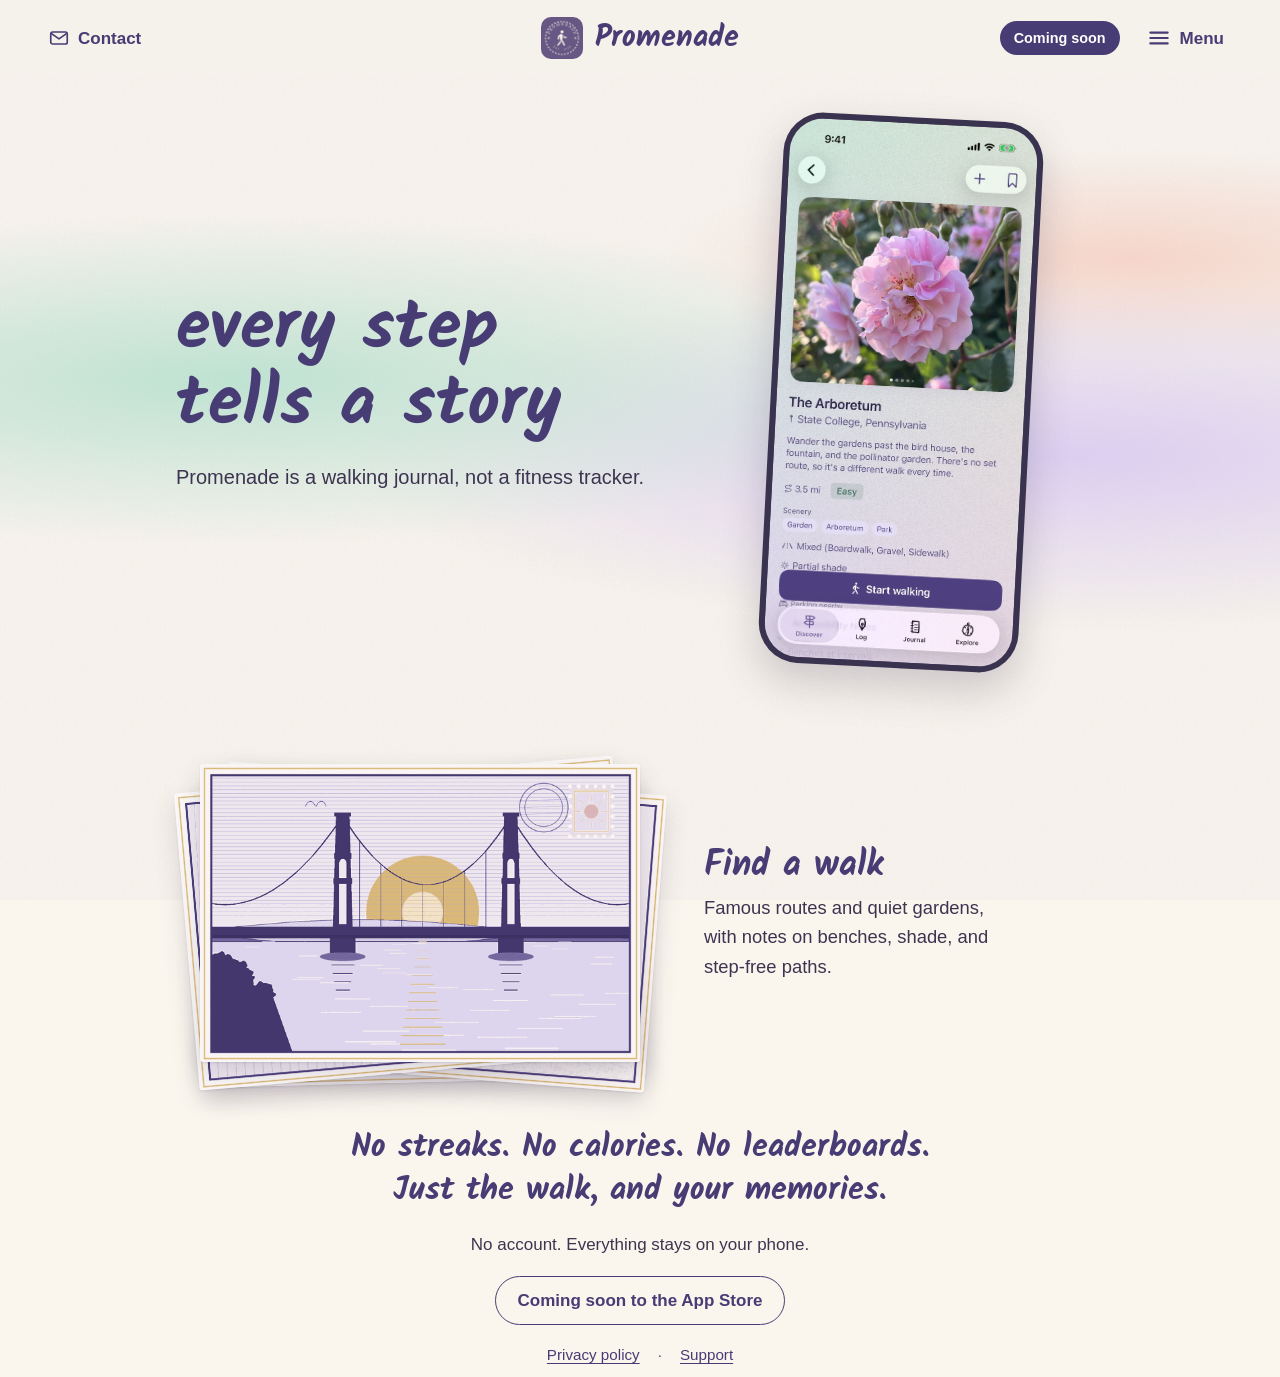
<file: index.html>
<!DOCTYPE html>
<html lang="en">
<head>
<meta charset="utf-8">
<meta name="viewport" content="width=device-width, initial-scale=1">
<meta name="theme-color" content="#f5f1eb">
<title>Promenade, a walking journal</title>
<meta name="description" content="Promenade is a walking journal, not a fitness tracker. Find a walk, keep it, collect the places, and share it.">
<meta property="og:type" content="website">
<meta property="og:site_name" content="Promenade">
<meta property="og:title" content="Promenade, a walking journal">
<meta property="og:description" content="Promenade is a walking journal, not a fitness tracker.">
<meta property="og:url" content="https://strollwithpromenade.com/">
<meta property="og:image" content="https://strollwithpromenade.com/assets/link-preview.png">
<meta property="og:image:width" content="1200">
<meta property="og:image:height" content="630">
<meta property="og:image:alt" content="Promenade: every step tells a story">
<meta name="twitter:card" content="summary_large_image">
<link rel="icon" href="assets/favicon.png">
<link rel="apple-touch-icon" href="assets/apple-touch-icon.png">
<link rel="stylesheet" href="assets/style.css?v=3">
</head>
<body>
<header class="bar">
  <div class="bar-inner">
    <a class="bar-contact" href="support/">
      <svg viewBox="0 0 24 24" aria-hidden="true"><rect x="3" y="5.5" width="18" height="13" rx="2"/><path d="M3.5 7l8.5 6 8.5-6"/></svg>
      Contact
    </a>
    <a class="home-link" href="./"><img src="assets/icon.png" alt="">Promenade</a>
    <div class="bar-right">
      <span class="pill">Coming soon</span>
      <button class="menu-btn" type="button" aria-expanded="false" aria-controls="menu" aria-label="Menu">
        <svg class="icon-open" viewBox="0 0 24 24" aria-hidden="true"><path d="M4 7h16M4 12h16M4 17h16"/></svg>
        <svg class="icon-close" viewBox="0 0 24 24" aria-hidden="true"><path d="M6 6l12 12M18 6L6 18"/></svg>
        <span class="menu-label" aria-hidden="true">Menu</span>
      </button>
    </div>
  </div>
</header>
<div id="menu" class="menu" hidden>
  <nav aria-label="Menu">
    <a href="./">Home</a>
    <a href="privacy/">Privacy policy</a>
    <a href="support/">Support</a>
  </nav>
</div>

<main class="wrap">
  <section class="hero">
    <div class="hero-text">
      <h1>every step tells a story</h1>
      <p class="lead">Promenade is a walking journal, not a fitness tracker.</p>
    </div>
    <div class="phone">
      <img src="assets/app-screen.jpg?v=3" width="603" height="1311" alt="Promenade on iPhone, showing The Arboretum in State College: a pink rose, 3.5 miles, easy.">
    </div>
  </section>

  <section class="features" aria-label="What Promenade does">
    <button class="pile-next" type="button" aria-label="Next postcard"></button>
    <article class="card">
      <div class="pc"><span class="crop"><img src="assets/find.png" alt="" width="720" height="510"></span></div>
      <div class="txt"><h2>Find a walk</h2>
      <p>Famous routes and quiet gardens, with notes on benches, shade, and step-free paths.</p></div>
    </article>
    <article class="card">
      <div class="pc"><span class="crop"><img src="assets/keep.png" alt="" width="720" height="510"></span></div>
      <div class="txt"><h2>Keep it</h2>
      <p>Log a walk as you take it, import one from Apple Health, or build one from photos you already took.</p></div>
    </article>
    <article class="card">
      <div class="pc"><span class="crop"><img src="assets/collect.png" alt="" width="720" height="510"></span></div>
      <div class="txt"><h2>Collect the places</h2>
      <p>New parks, neighborhoods, and cities each earn a stamp in your Walking Passport.</p></div>
    </article>
    <article class="card">
      <div class="pc"><span class="crop"><img src="assets/share.png" alt="" width="720" height="510"></span></div>
      <div class="txt"><h2>Share it</h2>
      <p>Send a walk as a postcard, or make a year of them into a book you can print.</p></div>
    </article>
  </section>
  <section class="promise">
    <blockquote><span>No streaks.</span> <span>No calories.</span> <span>No leaderboards.</span><br><span>Just the walk,</span> <span>and your memories.</span></blockquote>
    <p>No account. Everything stays on your phone.</p>
    <p class="soon">Coming soon to the App Store</p>
  </section>
</main>

<footer class="wrap">
  <nav aria-label="Site">
    <a href="privacy/">Privacy policy</a><span aria-hidden="true">·</span><a href="support/">Support</a>
  </nav>
</footer>
<script src="assets/site.js?v=3" defer></script>
<script src="assets/home.js?v=3" defer></script>
</body>
</html>
</file>
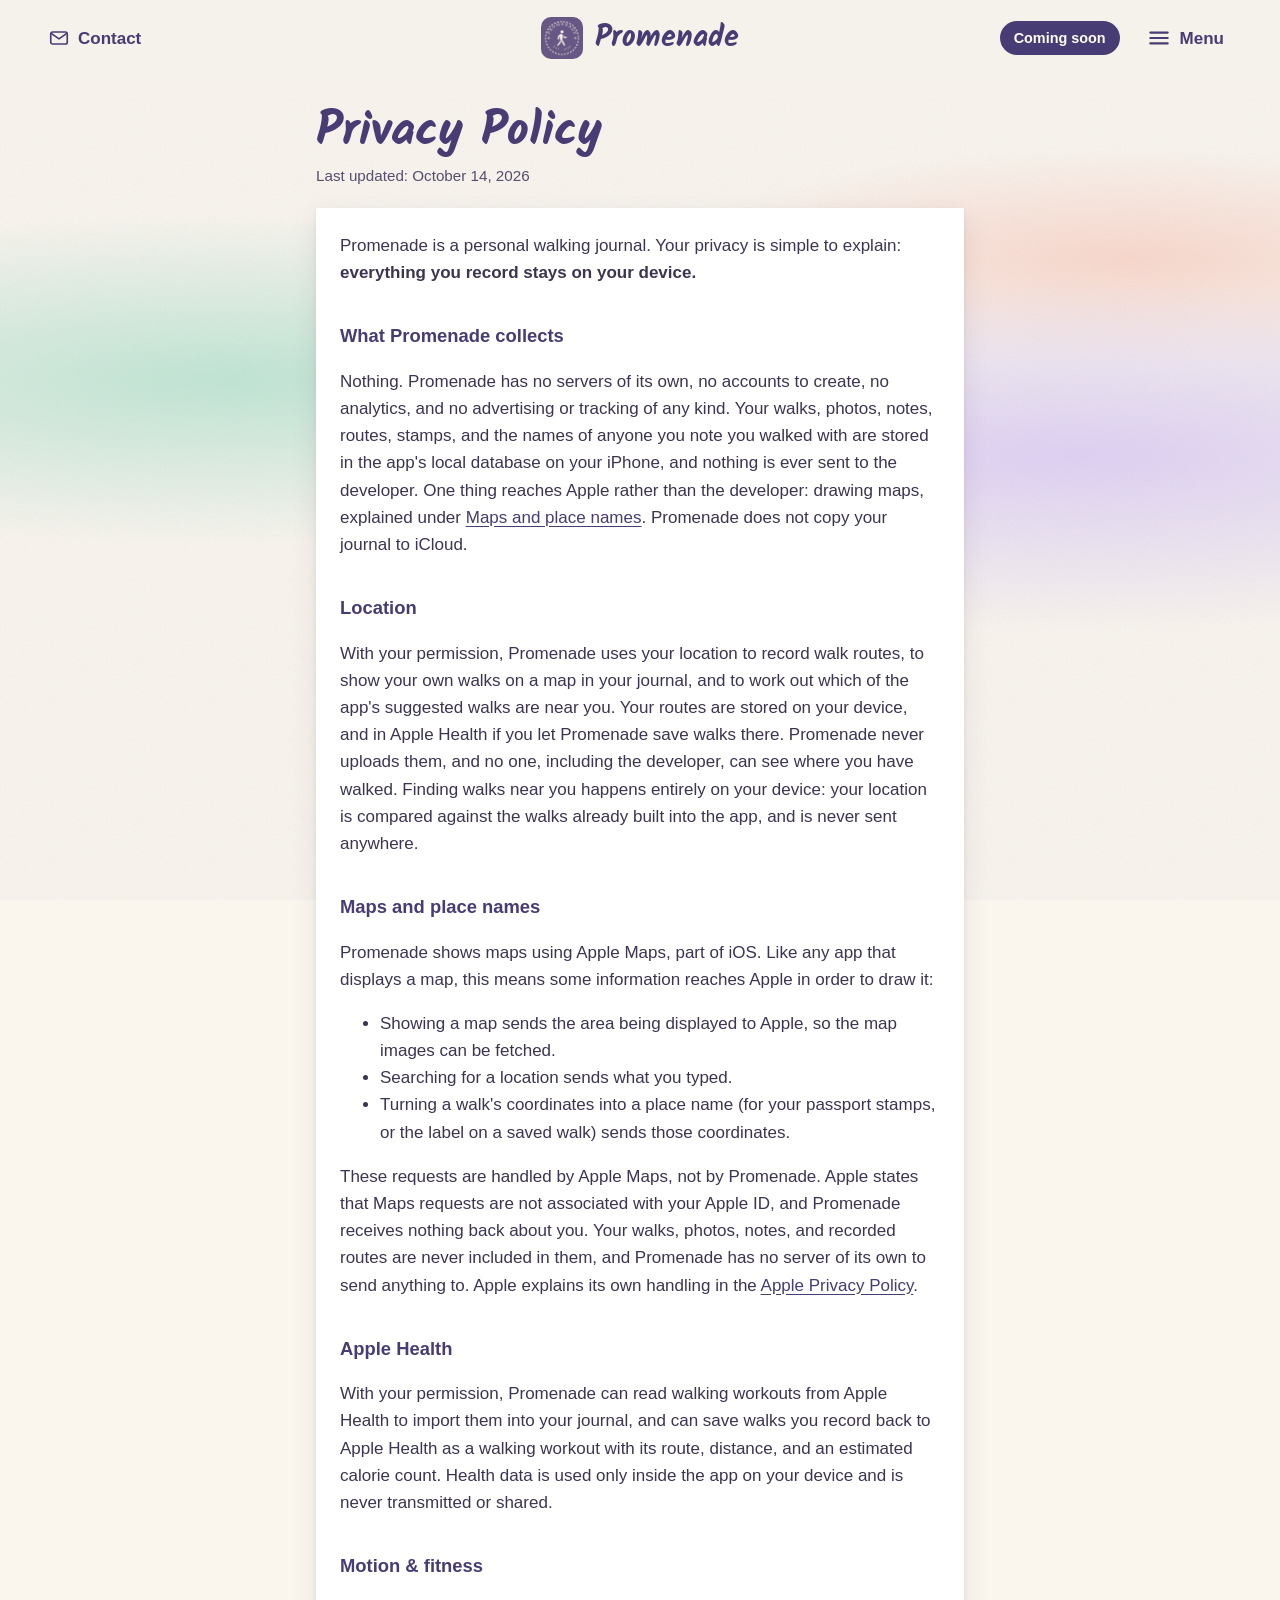
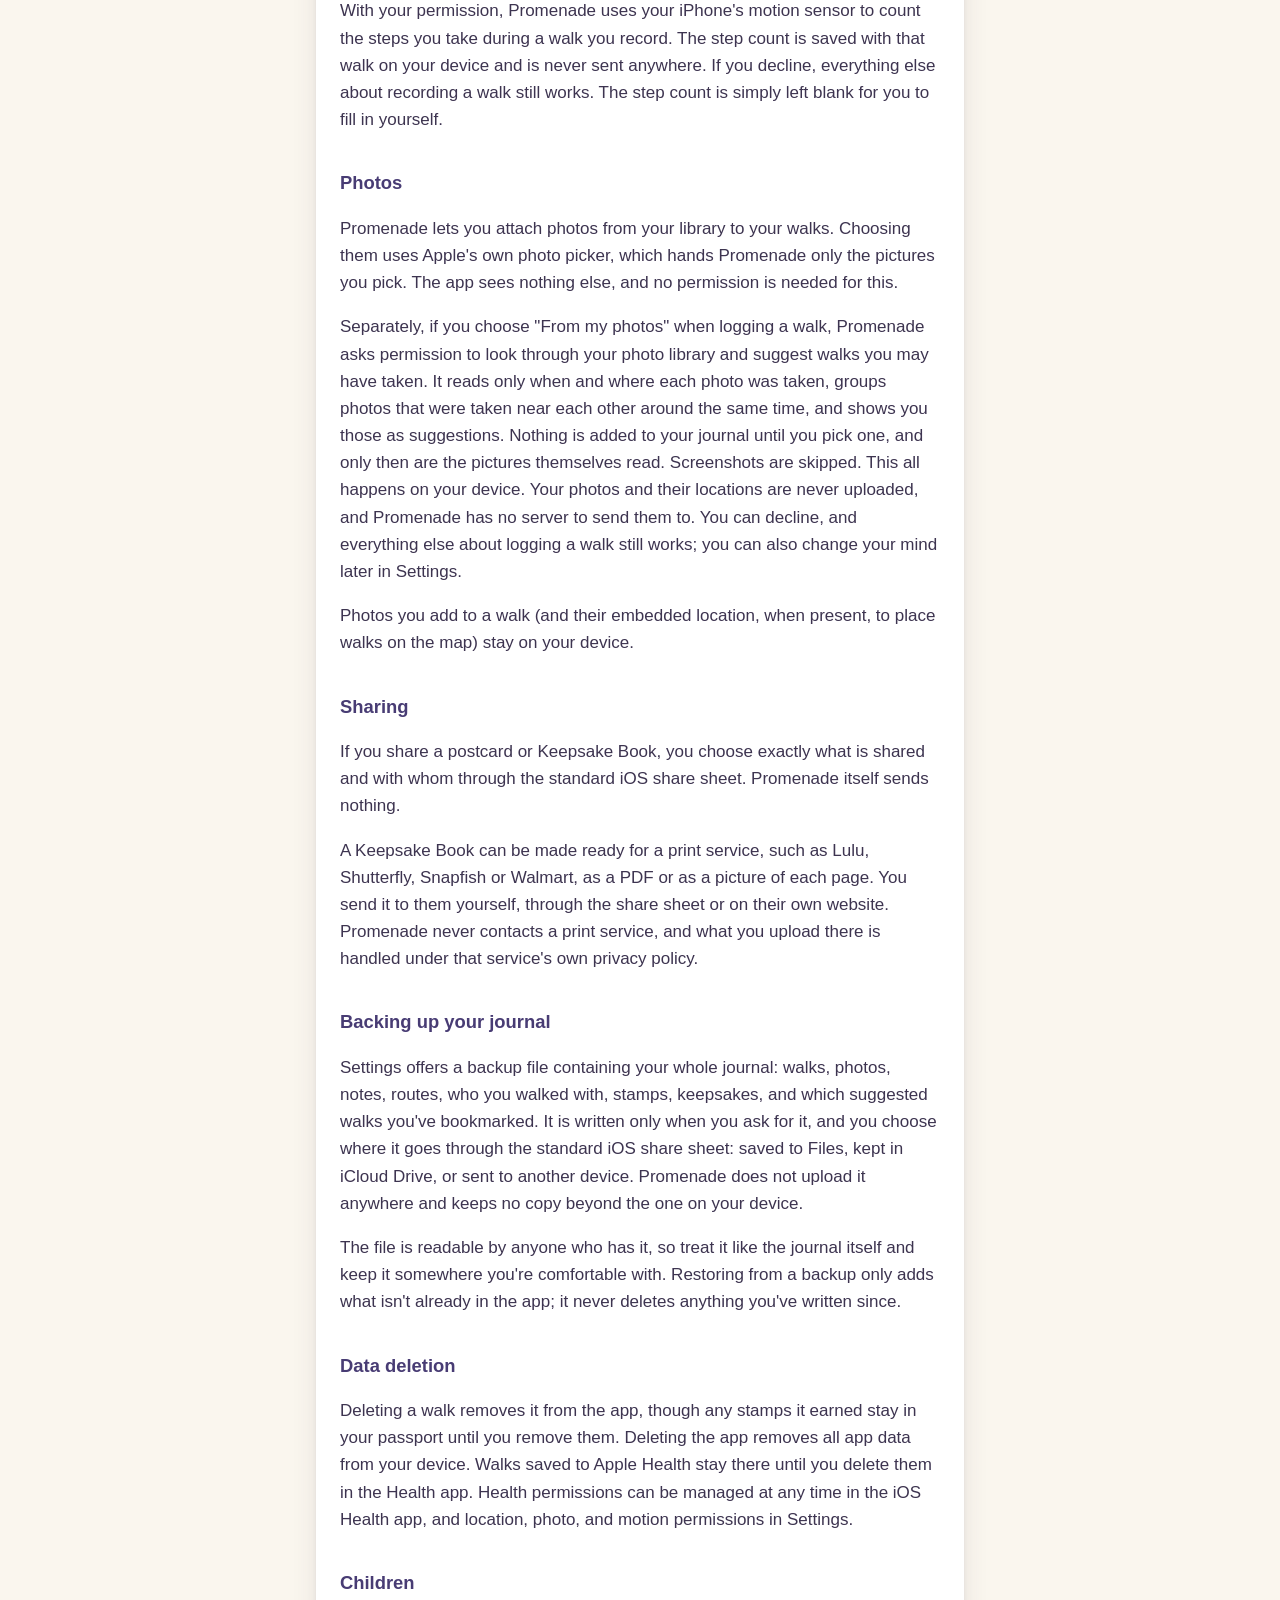
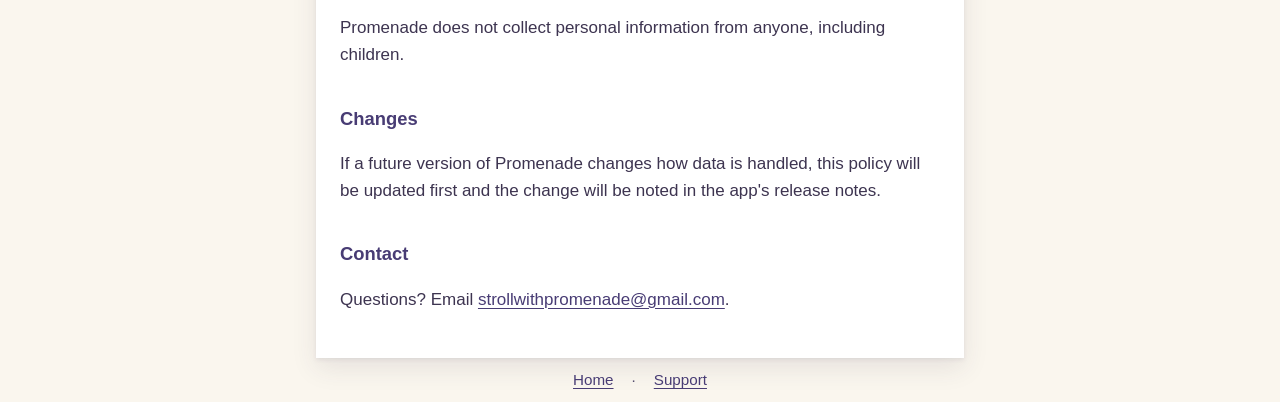
<file: privacy/index.html>
<!DOCTYPE html>
<html lang="en">
<head>
<meta charset="utf-8">
<meta name="viewport" content="width=device-width, initial-scale=1">
<meta name="theme-color" content="#f5f1eb">
<title>Promenade Privacy Policy</title>
<meta property="og:type" content="website">
<meta property="og:site_name" content="Promenade">
<meta property="og:title" content="Promenade Privacy Policy">
<meta property="og:description" content="Promenade is a walking journal, not a fitness tracker.">
<meta property="og:url" content="https://strollwithpromenade.com/privacy/">
<meta property="og:image" content="https://strollwithpromenade.com/assets/link-preview.png">
<meta property="og:image:width" content="1200">
<meta property="og:image:height" content="630">
<meta property="og:image:alt" content="Promenade: every step tells a story">
<meta name="twitter:card" content="summary_large_image">
<link rel="icon" href="../assets/favicon.png">
<link rel="apple-touch-icon" href="../assets/apple-touch-icon.png">
<link rel="stylesheet" href="../assets/style.css?v=3">
</head>
<body>
<header class="bar">
  <div class="bar-inner">
    <a class="bar-contact" href="../support/">
      <svg viewBox="0 0 24 24" aria-hidden="true"><rect x="3" y="5.5" width="18" height="13" rx="2"/><path d="M3.5 7l8.5 6 8.5-6"/></svg>
      Contact
    </a>
    <a class="home-link" href="../"><img src="../assets/icon.png" alt="">Promenade</a>
    <div class="bar-right">
      <span class="pill">Coming soon</span>
      <button class="menu-btn" type="button" aria-expanded="false" aria-controls="menu" aria-label="Menu">
        <svg class="icon-open" viewBox="0 0 24 24" aria-hidden="true"><path d="M4 7h16M4 12h16M4 17h16"/></svg>
        <svg class="icon-close" viewBox="0 0 24 24" aria-hidden="true"><path d="M6 6l12 12M18 6L6 18"/></svg>
        <span class="menu-label" aria-hidden="true">Menu</span>
      </button>
    </div>
  </div>
</header>
<div id="menu" class="menu" hidden>
  <nav aria-label="Menu">
    <a href="../">Home</a>
    <a href="../privacy/">Privacy policy</a>
    <a href="../support/">Support</a>
  </nav>
</div>

<main class="wrap narrow page">
<h1>Privacy Policy</h1>
<p class="updated">Last updated: October 14, 2026</p>

<div class="sheet">

<p>Promenade is a personal walking journal. Your privacy is simple to explain: <strong>everything you record stays on your device.</strong></p>

<h2>What Promenade collects</h2>
<p>Nothing. Promenade has no servers of its own, no accounts to create, no analytics, and no advertising or tracking of any kind. Your walks, photos, notes, routes, stamps, and the names of anyone you note you walked with are stored in the app's local database on your iPhone, and nothing is ever sent to the developer. One thing reaches Apple rather than the developer: drawing maps, explained under <a href="#maps">Maps and place names</a>. Promenade does not copy your journal to iCloud.</p>

<h2>Location</h2>
<p>With your permission, Promenade uses your location to record walk routes, to show your own walks on a map in your journal, and to work out which of the app's suggested walks are near you. Your routes are stored on your device, and in Apple Health if you let Promenade save walks there. Promenade never uploads them, and no one, including the developer, can see where you have walked. Finding walks near you happens entirely on your device: your location is compared against the walks already built into the app, and is never sent anywhere.</p>

<h2 id="maps">Maps and place names</h2>
<p>Promenade shows maps using Apple Maps, part of iOS. Like any app that displays a map, this means some information reaches Apple in order to draw it:</p>
<ul>
  <li>Showing a map sends the area being displayed to Apple, so the map images can be fetched.</li>
  <li>Searching for a location sends what you typed.</li>
  <li>Turning a walk's coordinates into a place name (for your passport stamps, or the label on a saved walk) sends those coordinates.</li>
</ul>
<p>These requests are handled by Apple Maps, not by Promenade. Apple states that Maps requests are not associated with your Apple ID, and Promenade receives nothing back about you. Your walks, photos, notes, and recorded routes are never included in them, and Promenade has no server of its own to send anything to. Apple explains its own handling in the <a href="https://www.apple.com/legal/privacy/">Apple Privacy Policy</a>.</p>

<h2>Apple Health</h2>
<p>With your permission, Promenade can read walking workouts from Apple Health to import them into your journal, and can save walks you record back to Apple Health as a walking workout with its route, distance, and an estimated calorie count. Health data is used only inside the app on your device and is never transmitted or shared.</p>

<h2>Motion &amp; fitness</h2>
<p>With your permission, Promenade uses your iPhone's motion sensor to count the steps you take during a walk you record. The step count is saved with that walk on your device and is never sent anywhere. If you decline, everything else about recording a walk still works. The step count is simply left blank for you to fill in yourself.</p>

<h2>Photos</h2>
<p>Promenade lets you attach photos from your library to your walks. Choosing them uses Apple's own photo picker, which hands Promenade only the pictures you pick. The app sees nothing else, and no permission is needed for this.</p>
<p>Separately, if you choose "From my photos" when logging a walk, Promenade asks permission to look through your photo library and suggest walks you may have taken. It reads only when and where each photo was taken, groups photos that were taken near each other around the same time, and shows you those as suggestions. Nothing is added to your journal until you pick one, and only then are the pictures themselves read. Screenshots are skipped. This all happens on your device. Your photos and their locations are never uploaded, and Promenade has no server to send them to. You can decline, and everything else about logging a walk still works; you can also change your mind later in Settings.</p>
<p>Photos you add to a walk (and their embedded location, when present, to place walks on the map) stay on your device.</p>

<h2>Sharing</h2>
<p>If you share a postcard or Keepsake Book, you choose exactly what is shared and with whom through the standard iOS share sheet. Promenade itself sends nothing.</p>
<p>A Keepsake Book can be made ready for a print service, such as Lulu, Shutterfly, Snapfish or Walmart, as a PDF or as a picture of each page. You send it to them yourself, through the share sheet or on their own website. Promenade never contacts a print service, and what you upload there is handled under that service's own privacy policy.</p>

<h2>Backing up your journal</h2>
<p>Settings offers a backup file containing your whole journal: walks, photos, notes, routes, who you walked with, stamps, keepsakes, and which suggested walks you've bookmarked. It is written only when you ask for it, and you choose where it goes through the standard iOS share sheet: saved to Files, kept in iCloud Drive, or sent to another device. Promenade does not upload it anywhere and keeps no copy beyond the one on your device.</p>
<p>The file is readable by anyone who has it, so treat it like the journal itself and keep it somewhere you're comfortable with. Restoring from a backup only adds what isn't already in the app; it never deletes anything you've written since.</p>

<h2>Data deletion</h2>
<p>Deleting a walk removes it from the app, though any stamps it earned stay in your passport until you remove them. Deleting the app removes all app data from your device. Walks saved to Apple Health stay there until you delete them in the Health app. Health permissions can be managed at any time in the iOS Health app, and location, photo, and motion permissions in Settings.</p>

<h2>Children</h2>
<p>Promenade does not collect personal information from anyone, including children.</p>

<h2>Changes</h2>
<p>If a future version of Promenade changes how data is handled, this policy will be updated first and the change will be noted in the app's release notes.</p>

<h2>Contact</h2>
<p>Questions? Email <a href="mailto:strollwithpromenade@gmail.com">strollwithpromenade@gmail.com</a>.</p>
</div>
</main>

<footer class="wrap">
  <nav aria-label="Site">
    <a href="../">Home</a><span aria-hidden="true">·</span><a href="../support/">Support</a>
  </nav>
</footer>
<script src="../assets/site.js?v=3" defer></script>
</body>
</html>
</file>
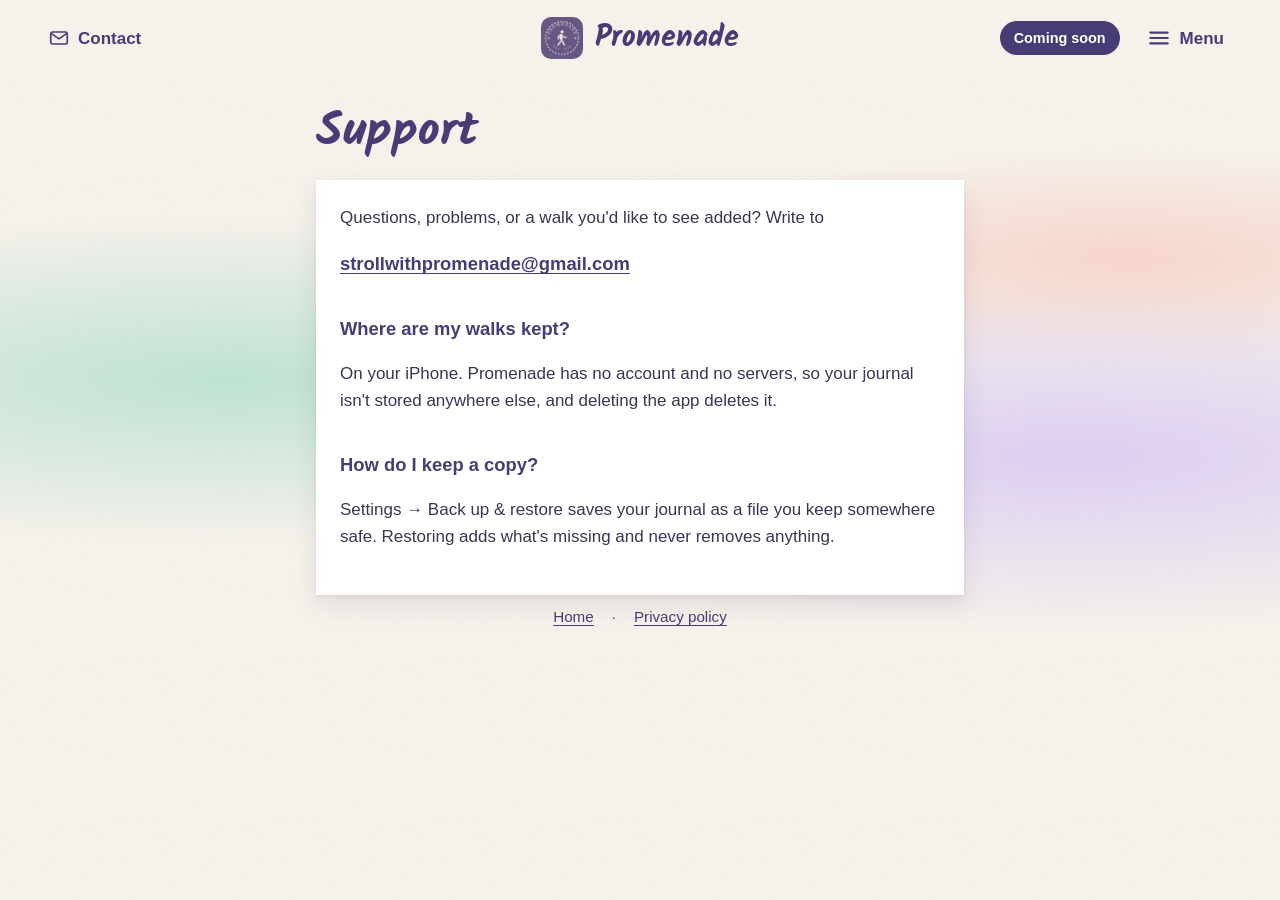
<file: support/index.html>
<!DOCTYPE html>
<html lang="en">
<head>
<meta charset="utf-8">
<meta name="viewport" content="width=device-width, initial-scale=1">
<meta name="theme-color" content="#f5f1eb">
<title>Promenade Support</title>
<meta property="og:type" content="website">
<meta property="og:site_name" content="Promenade">
<meta property="og:title" content="Promenade Support">
<meta property="og:description" content="Promenade is a walking journal, not a fitness tracker.">
<meta property="og:url" content="https://strollwithpromenade.com/support/">
<meta property="og:image" content="https://strollwithpromenade.com/assets/link-preview.png">
<meta property="og:image:width" content="1200">
<meta property="og:image:height" content="630">
<meta property="og:image:alt" content="Promenade: every step tells a story">
<meta name="twitter:card" content="summary_large_image">
<link rel="icon" href="../assets/favicon.png">
<link rel="apple-touch-icon" href="../assets/apple-touch-icon.png">
<link rel="stylesheet" href="../assets/style.css?v=3">
</head>
<body>
<header class="bar">
  <div class="bar-inner">
    <a class="bar-contact" href="../support/">
      <svg viewBox="0 0 24 24" aria-hidden="true"><rect x="3" y="5.5" width="18" height="13" rx="2"/><path d="M3.5 7l8.5 6 8.5-6"/></svg>
      Contact
    </a>
    <a class="home-link" href="../"><img src="../assets/icon.png" alt="">Promenade</a>
    <div class="bar-right">
      <span class="pill">Coming soon</span>
      <button class="menu-btn" type="button" aria-expanded="false" aria-controls="menu" aria-label="Menu">
        <svg class="icon-open" viewBox="0 0 24 24" aria-hidden="true"><path d="M4 7h16M4 12h16M4 17h16"/></svg>
        <svg class="icon-close" viewBox="0 0 24 24" aria-hidden="true"><path d="M6 6l12 12M18 6L6 18"/></svg>
        <span class="menu-label" aria-hidden="true">Menu</span>
      </button>
    </div>
  </div>
</header>
<div id="menu" class="menu" hidden>
  <nav aria-label="Menu">
    <a href="../">Home</a>
    <a href="../privacy/">Privacy policy</a>
    <a href="../support/">Support</a>
  </nav>
</div>

<main class="wrap narrow page">
  <h1>Support</h1>

  <div class="sheet">
    <p>Questions, problems, or a walk you'd like to see added? Write to</p>
    <p class="email"><a href="mailto:strollwithpromenade@gmail.com">strollwithpromenade@gmail.com</a></p>

    <h2>Where are my walks kept?</h2>
    <p>On your iPhone. Promenade has no account and no servers, so your journal isn't stored anywhere else, and deleting the app deletes it.</p>

    <h2>How do I keep a copy?</h2>
    <p>Settings → Back up &amp; restore saves your journal as a file you keep somewhere safe. Restoring adds what's missing and never removes anything.</p>
  </div>
</main>

<footer class="wrap">
  <nav aria-label="Site">
    <a href="../">Home</a><span aria-hidden="true">·</span><a href="../privacy/">Privacy policy</a>
  </nav>
</footer>
<script src="../assets/site.js?v=3" defer></script>
</body>
</html>
</file>
<file: assets/style.css>
/* Promenade site. Colors come from the Grain Gradient theme in
   ArtSources/themes.py; Kalam for titles, the system font for everything else,
   the same split the app uses. */

@font-face {
  font-family: "Kalam";
  src: url("Kalam-Bold.ttf") format("truetype");
  font-weight: 700;
  font-display: swap;
}

:root {
  --ink: #483c74;
  --text: #3d3450;
  --muted: #574e6e;
  --card: #ffffff;
  --tape: rgba(240, 200, 180, 0.9);
  --line: rgba(72, 60, 116, 0.18);
  --mint: #faf6ee;
  /* Held at plain mint for the first 96px so the sticky title bar, which
     Safari needs to be one solid colour, sits on matching page. */
  --page:
    radial-gradient(ellipse at 100% 60%, rgba(250, 224, 214, 0.55), transparent 50%),
    linear-gradient(180deg, var(--mint) 0, var(--mint) 96px, #e6daf4 75%);
}

* { box-sizing: border-box; }

html { -webkit-text-size-adjust: 100%; }

body {
  position: relative;
  margin: 0;
  min-height: 100vh;
  color: var(--text);
  font: 17px/1.6 -apple-system, BlinkMacSystemFont, "SF Pro Text", "Helvetica Neue", Arial, sans-serif;
  background-color: #faf6ee;
}

/* The page's colour is pinned to the screen, so the sticky title bar can
   carry the same slice of it and vanish into the page. iPhone Safari ignores
   background-attachment: fixed, hence a fixed layer instead. */
body::after {
  content: "";
  position: absolute;
  top: 0; left: 0; right: 0;
  height: 760px;
  z-index: -1;
  background:
    radial-gradient(ellipse 80% 30% at 18% 50%, rgba(190, 230, 210, 0.95), transparent 72%),
    radial-gradient(ellipse 80% 32% at 84% 60%, rgba(222, 208, 244, 0.95), transparent 72%),
    radial-gradient(ellipse 50% 20% at 88% 34%, rgba(250, 212, 198, 0.85), transparent 72%);
}

/* Film grain, like the app's page. */
body::before {
  content: "";
  position: fixed;
  inset: 0;
  pointer-events: none;
  opacity: 0.16;
  background-image: url("data:image/svg+xml,%3Csvg xmlns='http://www.w3.org/2000/svg' width='160' height='160'%3E%3Cfilter id='n'%3E%3CfeTurbulence type='fractalNoise' baseFrequency='0.9' numOctaves='2' stitchTiles='stitch'/%3E%3CfeColorMatrix values='0 0 0 0 0.28 0 0 0 0 0.24 0 0 0 0 0.45 0 0 0 0.55 0'/%3E%3C/filter%3E%3Crect width='100%25' height='100%25' filter='url(%23n)'/%3E%3C/svg%3E");
}

a { color: var(--ink); text-underline-offset: 3px; }
a:hover { text-decoration-thickness: 2px; }

.kalam { font-family: "Kalam", "Bradley Hand", cursive; font-weight: 700; }

main, header, footer { position: relative; }

.wrap { max-width: 960px; margin: 0 auto; padding: 0 16px; }
.narrow { max-width: 680px; }

/* Home */

.hero {
  display: grid;
  gap: 36px;
  justify-items: center;
  text-align: center;
  padding: 36px 0 8px;
}
@media (min-width: 820px) {
  .hero { padding-top: 64px; gap: 44px; }
  .phone { width: 300px; }
}
.hero h1 {
  font-family: "Kalam", cursive; font-weight: 700;
  color: var(--ink);
  font-size: clamp(2.6rem, 9vw, 4.4rem);
  line-height: 1.08;
  text-wrap: balance;
  margin: 0;
}
.lead { font-size: 1.25rem; margin: 18px 0 0; }

/* The app, on a phone. */
.phone {
  width: min(250px, 66vw);
  padding: 6px;
  border-radius: 40px;
  background: #3a3350;
  box-shadow: 0 18px 40px rgba(61, 52, 80, 0.22);
}
.phone img { display: block; width: 100%; height: auto; border-radius: 34px; }

.features {
  display: grid;
  gap: 64px;
  max-width: 820px; margin: 0 auto;
  padding: 72px 0 16px;
}

/* Each postcard beside its words, swapping sides down the page. */
.card { display: grid; gap: 22px; text-align: center; }
.card .pc { position: relative; justify-self: center; width: min(360px, 88%); }
/* The postcard art has a soft paper margin with rounded corners round it.
   Cropping to just inside the card gives every postcard a clean edge. */
.card .crop {
  display: block; aspect-ratio: 653 / 443; overflow: hidden;
  border-radius: 3px;
  box-shadow: 0 1px 2px rgba(61, 52, 80, 0.12), 0 10px 24px rgba(61, 52, 80, 0.16);
  transform: rotate(-2deg);
}
.card:nth-of-type(even) .crop { transform: rotate(1.8deg); }
.card .crop img {
  display: block; width: 110.26%; max-width: none; height: auto;
  margin: -5.054% 0 0 -5.054%;
}
.card .pc::before {
  content: "";
  position: absolute; z-index: 1;
  top: -10px; left: 50%;
  width: 76px; height: 20px; margin-left: -38px;
  background: var(--tape);
  transform: rotate(-4deg);
}
.card h2 {
  font-family: "Kalam", cursive; font-weight: 700;
  color: var(--ink);
  font-size: 1.9rem; line-height: 1.2;
  margin: 0 0 6px;
}
.card p { margin: 0 auto; max-width: 34ch; font-size: 1.05rem; }
@media (min-width: 720px) {
  .card { grid-template-columns: 1fr 1fr; align-items: center; gap: 48px; text-align: left; }
  .card:nth-of-type(even) .pc { order: 2; }
  .card .pc { width: 100%; }
  .card p { margin: 0; }
}

.promise { text-align: center; padding: 40px 0 8px; }
.promise blockquote {
  font-family: "Kalam", cursive; font-weight: 700;
  color: var(--ink);
  font-size: clamp(1.5rem, 4.5vw, 2rem);
  line-height: 1.35;
  margin: 0;
}
.promise p { margin: 18px 0 0; }
.promise blockquote span { display: inline-block; }

.soon {
  display: inline-block;
  margin-top: 26px;
  padding: 10px 22px;
  border: 1.5px solid var(--ink);
  border-radius: 999px;
  color: var(--ink);
  font-weight: 600;
}

/* Inner pages */

.bar {
  position: sticky;
  top: 0;
  z-index: 10;
  /* One solid colour: Safari only fills the strip behind the clock from that. */
  /* The page's paper as it looks under the grain, which the bar sits above. */
  background: #f5f1eb;
}
.bar-inner {
  display: flex; align-items: center; gap: 8px;
  padding: 6px 16px;
}
.bar-inner .home-link { margin-right: auto; }
.bar-right { display: flex; align-items: center; gap: 6px; }
.bar-contact { display: none; }

.pill {
  display: inline-flex; align-items: center;
  min-height: 34px; padding: 0 14px;
  border-radius: 999px;
  background: var(--ink); color: #fff;
  font-size: 0.9rem; font-weight: 600; white-space: nowrap;
}

.menu-btn {
  display: inline-flex; align-items: center; justify-content: center; gap: 8px;
  min-width: 44px; height: 44px; margin-right: -8px; padding: 0 8px;
  border: 0; background: none; color: var(--ink); cursor: pointer;
  font: inherit; font-weight: 600;
}
.menu-btn svg { width: 26px; height: 26px; fill: none; stroke: currentColor; stroke-width: 2; stroke-linecap: round; }
.menu-btn .icon-close, .menu-btn[aria-expanded="true"] .icon-open { display: none; }
.menu-btn[aria-expanded="true"] .icon-close { display: block; }
.menu-label { display: none; }

/* On wider screens the bar spans the whole window in three parts, like a
   storefront: Contact on the left, the name in the middle, Menu on the right. */
@media (min-width: 720px) {
  .bar-inner {
    display: grid; grid-template-columns: 1fr auto 1fr;
    padding: 14px 48px;
  }
  .bar-inner .home-link { margin: 0; font-size: 1.9rem; gap: 12px; }
  .bar-inner .home-link img { width: 42px; height: 42px; border-radius: 10px; }
  .bar-contact {
    display: inline-flex; align-items: center; gap: 8px; justify-self: start;
    min-height: 44px;
    color: var(--ink); font-weight: 600; text-decoration: none;
  }
  .bar-contact:hover { text-decoration: underline; }
  .bar-contact svg { width: 22px; height: 22px; fill: none; stroke: currentColor; stroke-width: 1.8; stroke-linejoin: round; }
  .bar-right { justify-self: end; gap: 18px; }
  .menu-label { display: inline; }
  .menu-btn { margin-right: 0; }
}

/* The menu: a sheet of paper torn off the top of the page, like the app's
   panels. Only used on phones; the links sit in the bar on wider screens. */
.menu {
  position: fixed; left: 0; right: 0; top: 56px;
  z-index: 9;
  filter: drop-shadow(0 10px 14px rgba(61, 52, 80, 0.18));
}
.menu nav {
  display: flex; flex-direction: column;
  padding: 8px 16px 34px;
  background: #fbf8f2;
  clip-path: polygon(0 0, 100% 0, 100.0% calc(100% - 2.9px), 97.0% calc(100% - 5.9px), 94.3% calc(100% - 4.8px), 90.7% calc(100% - 0.5px), 86.7% calc(100% - 0.3px), 82.9% calc(100% - 0.6px), 80.1% calc(100% - 3.8px), 75.2% calc(100% - 1.1px), 72.0% calc(100% - 5.6px), 66.6% calc(100% - 5.2px), 63.0% calc(100% - 8.8px), 60.3% calc(100% - 7.7px), 56.9% calc(100% - 1.3px), 54.1% calc(100% - 2.8px), 49.1% calc(100% - 1.6px), 44.9% calc(100% - 5.8px), 41.3% calc(100% - 4.9px), 38.6% calc(100% - 0.5px), 35.5% calc(100% - 6.1px), 31.7% calc(100% - 2.8px), 27.4% calc(100% - 4.1px), 24.0% calc(100% - 7.1px), 19.4% calc(100% - 2.2px), 15.2% calc(100% - 4.7px), 10.1% calc(100% - 6.6px), 6.7% calc(100% - 8.8px), 3.9% calc(100% - 3.8px), 0 calc(100% - 4px));
}
.menu a {
  display: flex; align-items: center;
  min-height: 56px;
  font-family: "Kalam", cursive; font-weight: 700;
  font-size: 1.9rem; color: var(--ink); text-decoration: none;
  border-bottom: 1px dashed var(--line);
}
.menu a:last-child { border-bottom: 0; }
@media (min-width: 720px) {
  .menu { top: 72px; left: auto; right: 28px; width: 340px; }
  .menu nav { padding: 12px 28px 40px; }
}
.home-link {
  display: inline-flex; align-items: center; gap: 10px;
  min-height: 44px;
  text-decoration: none;
  font-family: "Kalam", cursive; font-weight: 700;
  font-size: 1.6rem;
  color: var(--ink);
}
.home-link img { width: 40px; height: 40px; border-radius: 9px; }

.page h1 {
  font-family: "Kalam", cursive; font-weight: 700;
  color: var(--ink);
  font-size: clamp(2.4rem, 7vw, 3rem);
  line-height: 1.15;
  margin: 28px 0 4px;
}
.page h2 { color: var(--ink); font-size: 1.15rem; margin: 1.9em 0 0.3em; }
.page p, .page li { max-width: 68ch; }
.updated { color: var(--muted); font-size: 0.95rem; margin-top: 0; }

.sheet {
  background: var(--card);
  padding: 24px 24px 28px;
  margin-top: 20px;
  box-shadow: 0 2px 4px rgba(61, 52, 80, 0.08), 0 10px 24px rgba(61, 52, 80, 0.10);
}
.sheet > :first-child { margin-top: 0; }
.email { font-size: 1.15rem; font-weight: 600; word-break: break-word; }

/* Footer */

footer { padding: 56px 0 40px; text-align: center; font-size: 0.95rem; }
footer nav { display: flex; justify-content: center; gap: 8px; flex-wrap: wrap; }
footer nav a {
  display: inline-flex; align-items: center;
  min-height: 44px; padding: 0 10px;
}
footer nav span { align-self: center; color: var(--muted); }

/* Computer: the postcards sit in a pile. Pointing at it shuffles through them:
   the top one slides off and tucks under the others, and the words beside it
   change to match. Nothing moves unless someone points at it or clicks. */
.pile-next { display: none; }
@media (min-width: 900px) {
  .hero {
    grid-template-columns: 1.1fr 0.9fr; align-items: center;
    justify-items: start; text-align: left; gap: 24px;
    padding-top: 40px;
  }
  .hero .phone { justify-self: center; width: 260px; transform: rotate(3deg); }

  .features.pile {
    position: relative; display: grid;
    grid-template-columns: 440px 1fr; column-gap: 64px; align-items: center;
    max-width: 880px; padding: 88px 0 24px;
  }
  .features.pile .card {
    grid-area: 1 / 1 / 2 / 3;
    display: grid; grid-template-columns: 440px 1fr; column-gap: 64px; align-items: center;
    text-align: left; pointer-events: none;
  }
  .features.pile .card .pc { order: 0; width: 100%; transition: transform 0.6s cubic-bezier(.2,.7,.2,1), opacity 0.4s; }
  .features.pile .card .crop, .features.pile .card:nth-of-type(even) .crop { transform: none; }
  /* No tape here: these postcards move, so nothing would be holding them. */
  .features.pile .card .pc::before { display: none; }
  .features.pile .card .txt { opacity: 0; transform: translateY(8px); transition: opacity 0.4s, transform 0.4s; }
  .features.pile .card[data-depth="0"] { z-index: 4; }
  .features.pile .card[data-depth="0"] .txt { opacity: 1; transform: none; transition-delay: 0.15s; }
  .features.pile .card[data-depth="1"] { z-index: 3; }
  .features.pile .card[data-depth="1"] .pc { transform: translate(-14px, 10px) rotate(-5deg); }
  .features.pile .card[data-depth="2"] { z-index: 2; }
  .features.pile .card[data-depth="2"] .pc { transform: translate(16px, 14px) rotate(4.5deg); }
  .features.pile .card[data-depth="3"] { z-index: 1; }
  .features.pile .card[data-depth="3"] .pc { transform: translate(2px, 20px) rotate(-1.5deg); }
  .features.pile .card.leaving { z-index: 5; }
  .features.pile .card.leaving .pc { transform: translate(-125%, 30px) rotate(-14deg); opacity: 0; }
  .features.pile .card.leaving .txt { opacity: 0; transition-delay: 0s; }
  .features.pile .card .txt h2 { font-size: 2.2rem; }
  .features.pile .card .txt p { margin: 0; font-size: 1.15rem; max-width: 30ch; }

  .features.pile .pile-next {
    display: block; position: absolute; z-index: 6;
    left: 0; top: 88px; width: 440px; aspect-ratio: 653 / 443;
    border: 0; background: none; cursor: pointer; border-radius: 4px;
  }
  .features.pile .pile-next:focus-visible { outline: 2px solid var(--ink); outline-offset: 6px; }
}
@media (prefers-reduced-motion: reduce) {
  .features.pile .card .pc, .features.pile .card .txt { transition: none !important; }
}
</file>
